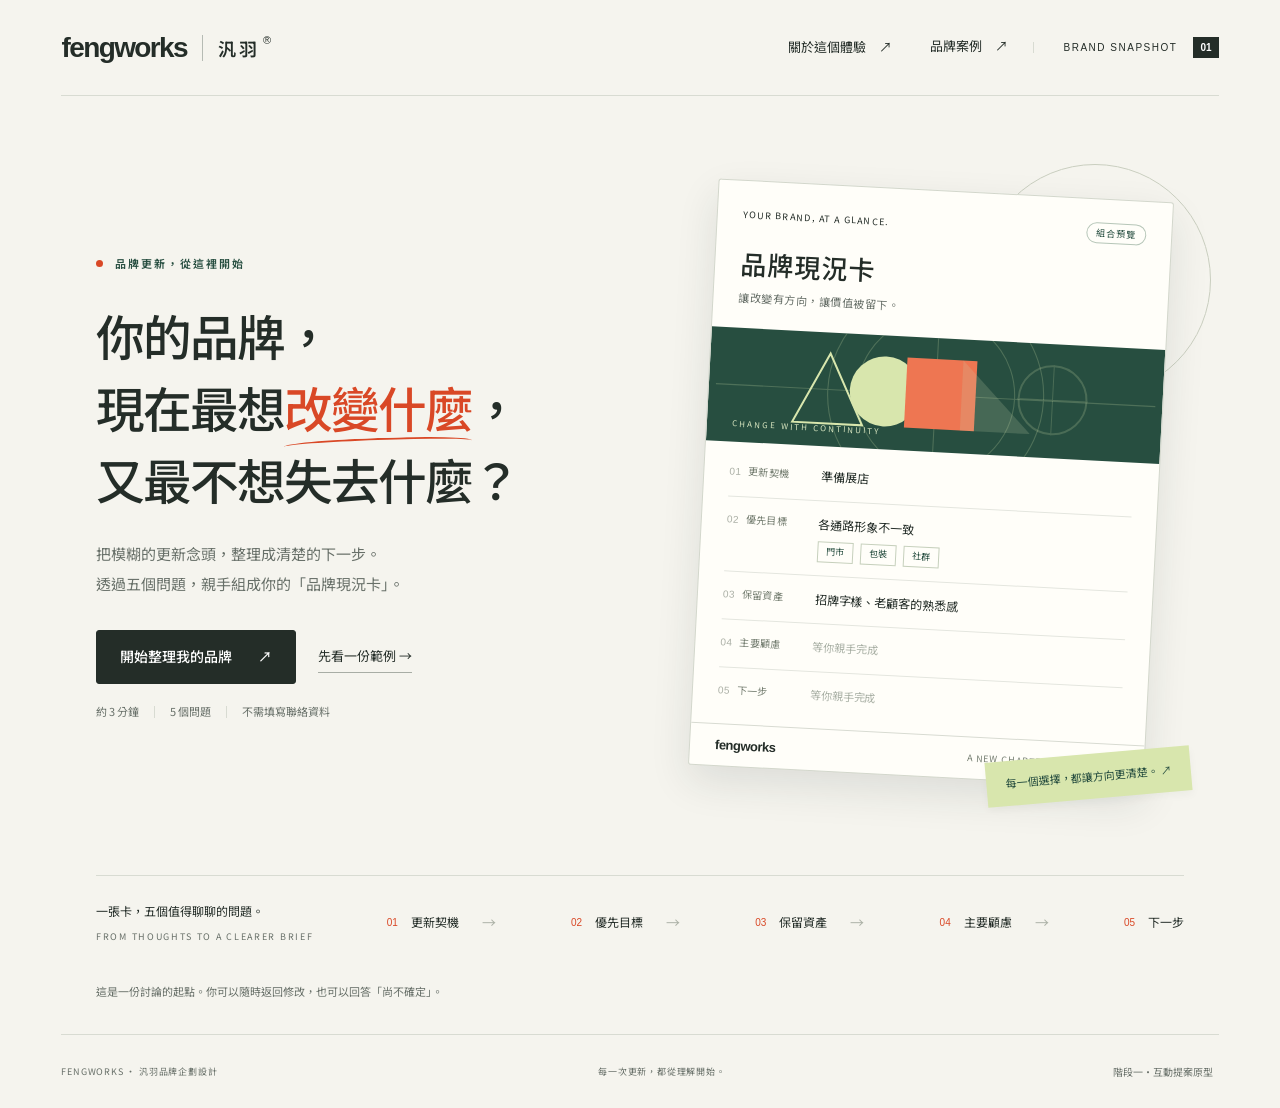
<file: index.html>
<!doctype html>
<html lang="zh-Hant">
<head>
  <meta charset="UTF-8"><meta name="viewport" content="width=device-width, initial-scale=1">
  <meta name="theme-color" content="#f5f4ee">
  <title>品牌現況卡｜汎羽 Fengworks</title>
  <meta name="description" content="你的品牌，現在最想改變什麼，又最不想失去什麼？用五個問題，整理一份能帶去討論的品牌更新需求。汎羽互動提案原型。">
  <link rel="icon" href="data:image/svg+xml,%3Csvg xmlns='http://www.w3.org/2000/svg' viewBox='0 0 40 40'%3E%3Crect width='40' height='40' rx='8' fill='%23ec5936'/%3E%3Cpath d='M10 29V11h21v5H16v4h12v5H16v4' fill='white'/%3E%3C/svg%3E">
  <link rel="stylesheet" href="style.css"><script defer src="app.js"></script>
</head>
<body>
  <a class="skip" href="#main">跳至主要內容</a>
  <header class="site-header">
    <a class="wordmark" href="#" aria-label="汎羽 Fengworks 品牌現況卡首頁">fengworks<span>汎羽</span><i aria-hidden="true">®</i></a>
    <nav aria-label="主選單"><button data-action="about">關於這個體驗 <span>↗</span></button><a href="https://www.fengworks.com/works/" target="_blank" rel="noopener">品牌案例 <span>↗</span></a></nav>
    <span class="edition">BRAND SNAPSHOT <b>01</b></span>
  </header>
  <main id="main" tabindex="-1"></main>
  <footer><span>FENGWORKS · 汎羽品牌企劃設計</span><span>每一次更新，都從理解開始。</span><button data-action="about">階段一・互動提案原型</button></footer>
  <div class="toast" role="status" aria-live="polite" id="toast"></div>
  <dialog id="modal" aria-labelledby="modal-title"><div id="modal-content"></div><button class="modal-close" aria-label="關閉視窗" data-action="close">×</button></dialog>
</body>
</html>
</file>
<file: style.css>
@import url('https://fonts.googleapis.com/css2?family=Noto+Sans+TC:wght@400;500;600;700;800&family=Noto+Serif+TC:wght@500;600&display=swap');
:root{--paper:#f5f4ee;--ink:#242d28;--muted:#687069;--line:#d8dbd2;--orange:#d94826;--orange-light:#fce6d9;--green:#274e40;--lime:#d8e6ad;--white:#fffef9;--font:'Noto Sans TC','Microsoft JhengHei',sans-serif}
*{box-sizing:border-box}html{scroll-behavior:smooth}body{margin:0;background:var(--paper);color:var(--ink);font-family:var(--font);font-size:15px;line-height:1.7}button,input,textarea{font:inherit}button,a,input,textarea{ -webkit-tap-highlight-color:transparent}button,a{touch-action:manipulation}button{cursor:pointer;color:inherit}a{color:inherit;text-decoration:none}button{border:0;background:none}button:disabled{cursor:not-allowed;opacity:.45}button:focus-visible,a:focus-visible,input:focus-visible,textarea:focus-visible{outline:3px solid var(--orange);outline-offset:5px}h1,h2,h3,p{margin:0}button,a{transition:background .18s,transform .18s,color .18s}a:hover{color:var(--orange)}.site-header{height:96px;margin:0 4.8%;border-bottom:1px solid var(--line);display:flex;align-items:center;justify-content:space-between;gap:25px}.wordmark{font:bold 28px/1 Arial,sans-serif;letter-spacing:-1.6px;display:flex;align-items:center;gap:15px}.wordmark span{font:600 18px var(--font);letter-spacing:3px;border-left:1px solid #b6bbb4;padding-left:15px}.wordmark i{font:11px Arial;align-self:flex-start;margin-left:-12px}.site-header nav{display:flex;gap:32px;margin-left:auto;font-size:13px}.site-header nav span{margin-left:10px}.edition{font:10px Arial,sans-serif;letter-spacing:1.5px;border-left:1px solid var(--line);padding-left:30px}.edition b{background:var(--ink);color:white;margin-left:12px;padding:5px 7px;letter-spacing:0}.skip{position:fixed;top:-100px;z-index:30;padding:14px;background:white}.skip:focus{top:0}main{max-width:1440px;min-height:calc(100vh - 170px);margin:auto;outline:none}.landing{display:grid;grid-template-columns:1.05fr 1fr;padding:72px 7.5% 68px;gap:50px;align-items:center}.eyebrow{font-size:11px;letter-spacing:2px;display:flex;gap:12px;align-items:center;color:var(--green);font-weight:600}.eyebrow .dot{width:7px;height:7px;background:var(--orange);border-radius:50%}.intro h1{font-size:clamp(36px,3.8vw,56px);line-height:1.48;letter-spacing:-2px;font-weight:500;margin:28px 0 23px}.intro h1 em{font-style:normal;color:var(--orange);position:relative;white-space:nowrap}.intro h1 em:after{content:'';position:absolute;bottom:-7px;left:0;width:100%;height:9px;border-top:2px solid var(--orange);border-radius:50%;transform:rotate(-2deg)}.intro .lead{font-size:15px;line-height:1.95;color:var(--muted);max-width:380px}.intro .actions{margin:32px 0 18px;display:flex;align-items:center;gap:22px;flex-wrap:wrap}.btn{border:1px solid var(--ink);padding:14px 23px;display:inline-flex;justify-content:center;gap:26px;align-items:center;font-weight:500;font-size:14px;min-height:50px;border-radius:3px}.btn.primary{background:var(--ink);color:white}.btn.primary:hover{background:var(--green);transform:translateY(-2px)}.btn.orange{background:var(--orange);border-color:var(--orange);color:white}.btn.secondary{background:transparent}.btn.secondary:hover{background:#e9ebe2}.text-btn{font-size:13px;border-bottom:1px solid #a8ada5;padding:5px 0}.micro{font-size:11px;color:var(--muted);line-height:1.8}.mini-meta{display:flex;align-items:center;gap:15px}.mini-meta i{height:12px;width:1px;background:var(--line)}.preview-stage{position:relative;padding:22px 22px 30px;max-width:500px;width:100%;margin:auto}.preview-stage:before{content:'';position:absolute;inset:65px -26px 30px;background-image:radial-gradient(#b2b9a9 .7px,transparent .7px);background-size:14px 14px;z-index:-1}.preview-stage:after{content:'';position:absolute;width:230px;height:230px;border:1px solid #c9cebf;border-radius:50%;top:-4px;right:-30px;z-index:-1}.floating-note{position:absolute;right:-10px;bottom:8px;background:var(--lime);color:var(--green);padding:13px 19px;font-size:11px;transform:rotate(-5deg);box-shadow:0 4px 8px #152a1e0a}.snapshot{background:var(--white);border:1px solid #d3d7cc;box-shadow:0 16px 40px #1c32291c;overflow:hidden;border-radius:3px;position:relative}.landing .snapshot{transform:rotate(3deg)}.card-top{display:flex;justify-content:space-between;align-items:center;padding:23px 25px 16px;font-size:9px;letter-spacing:1.3px}.card-top .card-badge{color:var(--green);border:1px solid #b6c6b8;border-radius:20px;padding:2px 9px;letter-spacing:1px}.card-title{padding:0 25px 21px;font-size:26px;font-weight:500;letter-spacing:1px}.card-title small{font-size:11px;font-weight:400;display:block;color:var(--muted);letter-spacing:.5px;margin-top:3px}.card-art{height:114px;background:var(--green);position:relative;display:flex;align-items:center;justify-content:center;overflow:hidden;gap:0}.card-art svg{height:100%;width:100%}.card-art .art-label{position:absolute;bottom:12px;left:25px;font-size:8px;letter-spacing:2px;color:#d7e5bf}.card-rows{padding:7px 25px 8px}.card-row{display:grid;grid-template-columns:82px 1fr;gap:10px;padding:13px 0;border-bottom:1px solid #e4e6df;align-items:start;font-size:12px;min-height:48px}.card-row:last-child{border:0}.row-label{color:#747d70;font-size:10px;letter-spacing:.4px}.row-label i{font:10px Arial;margin-right:7px;opacity:.6}.row-value{line-height:1.65}.row-value.empty{color:#a8afa4;font-size:11px}.card-bottom{padding:13px 25px;border-top:1px solid var(--line);display:flex;justify-content:space-between;align-items:center;font-size:9px;letter-spacing:1px;color:#747d70}.card-bottom strong{font:bold 13px Arial;letter-spacing:-.5px;color:var(--ink)}.journey{margin:0 7.5% 38px;display:grid;grid-template-columns:1fr 3fr;border-top:1px solid var(--line);padding-top:25px;gap:25px}.journey-label{font-size:12px}.journey-label small{display:block;font-size:9px;letter-spacing:1.7px;color:var(--muted);margin-top:7px}.journey ol{padding:0;margin:0;list-style:none;display:flex;justify-content:space-between}.journey li{font-size:12px;display:flex;gap:13px;align-items:center}.journey li span{font:10px Arial;color:var(--orange)}.journey li:not(:last-child):after{content:'→';font-size:14px;color:#abb0a5;margin-left:10px}.quiet-note{margin:0 7.5% 34px;font-size:11px;color:var(--muted)}footer{margin:0 4.8%;border-top:1px solid var(--line);min-height:74px;display:flex;justify-content:space-between;align-items:center;gap:20px;font-size:9px;color:var(--muted);letter-spacing:.8px}footer button{font-size:10px;color:var(--muted)}.workspace{padding:36px 7.5% 50px}.workspace-top{display:flex;justify-content:space-between;align-items:center;margin-bottom:28px;font-size:11px;color:var(--muted)}.workspace-top button{font-size:12px}.steps{display:flex;gap:8px;list-style:none;padding:0;margin:0 0 37px}.steps li{flex:1}.step-button{width:100%;text-align:left;padding:12px 0;border-top:2px solid #d4d9ce;font-size:11px;color:#737b70}.step-button b{font:11px Arial;margin-right:12px}.step-button.active{border-color:var(--orange);color:var(--orange)}.step-button.done{border-color:var(--green);color:var(--green)}.form-layout{display:grid;grid-template-columns:1.12fr 1fr;gap:80px;align-items:start}.step-counter{font:11px Arial;letter-spacing:2px;color:var(--orange);margin-bottom:18px}.question h1{font-size:29px;font-weight:500;line-height:1.55;letter-spacing:-.7px;margin:0 0 12px}.question .hint{font-size:12px;line-height:1.9;color:var(--muted);margin-bottom:23px}.options{display:grid;grid-template-columns:1fr 1fr;gap:10px}.option{border:1px solid #cdd3c7;background:#fffef966;min-height:69px;padding:13px 15px;text-align:left;font-size:13px;line-height:1.6;display:flex;align-items:center;gap:12px;border-radius:3px}.option:hover{background:#e9ede1;border-color:#9eac9a}.option.selected{background:#e6eddc;border-color:var(--green)}.selector{width:16px;height:16px;border:1px solid #abb5a2;border-radius:50%;flex-shrink:0;display:grid;place-items:center;color:white;font-size:10px}.option.selected .selector{background:var(--green);border-color:var(--green)}.option.multi .selector{border-radius:3px}.supplement{margin-top:17px;font-size:12px}.supplement summary{cursor:pointer;color:var(--muted);padding:5px 0}.supplement label{display:block;margin:10px 0 6px}.supplement textarea,dialog textarea,.name-input{width:100%;border:1px solid #c4ccbc;border-radius:3px;background:var(--white);padding:12px;color:var(--ink);resize:vertical;font-size:13px}.supplement textarea{min-height:80px}.count{display:block;text-align:right;color:var(--muted);font-size:10px}.question-nav{display:flex;justify-content:space-between;gap:18px;align-items:center;margin-top:25px;padding-top:20px;border-top:1px solid var(--line)}.back{font-size:12px;padding:12px 0}.preview-panel{position:sticky;top:20px;max-width:440px;width:100%;justify-self:end}.preview-caption{display:flex;justify-content:space-between;font-size:10px;color:var(--muted);letter-spacing:1px;margin-bottom:12px}.preview-caption b{color:var(--green);font-weight:400}.preview-panel .snapshot{box-shadow:0 10px 30px #1c322910}.preview-panel .card-art{height:91px}.preview-panel .card-row{padding:12px 0}.context-note{margin-top:17px;font-size:11px;color:var(--muted);line-height:1.8;display:flex;gap:10px}.context-note span{color:var(--orange)}.touchpoints{display:flex;gap:7px;margin-top:7px}.touchpoints span{font-size:9px;border:1px solid #c6d0bc;color:var(--green);padding:2px 8px}.result{padding:42px 7.5% 55px}.result-intro{display:flex;justify-content:space-between;align-items:flex-start;gap:20px;border-bottom:1px solid var(--line);padding-bottom:28px;margin-bottom:33px}.result-intro h1{font-size:34px;font-weight:500;line-height:1.5;margin:12px 0}.result-intro p{font-size:13px;color:var(--muted)}.result-actions{display:flex;gap:8px;flex-wrap:wrap;justify-content:flex-end;max-width:320px;padding-top:20px}.result-actions .btn{font-size:12px;padding:10px 15px;min-height:43px;gap:12px}.result-layout{display:grid;grid-template-columns:1.05fr 1fr;gap:58px;align-items:start}.result-layout .preview-panel{max-width:none;position:static;grid-column:2;grid-row:1}.summary-heading{font-size:11px;letter-spacing:1.5px;color:var(--orange);margin-bottom:14px}.summary-title{font-size:23px;font-weight:500;line-height:1.6;margin-bottom:18px}.summary-block{padding:19px 0;border-top:1px solid var(--line)}.summary-block h3{font-size:12px;margin-bottom:8px;color:var(--green);font-weight:500}.summary-block p{font-size:14px;line-height:1.95}.summary-block.highlight{background:#e7ecde;border:0;padding:22px;margin:6px 0 12px;border-left:3px solid var(--green)}.summary-block small{display:block;font-size:10px;color:var(--muted);line-height:1.9;margin-top:8px}.name-field{margin-top:21px;display:flex;align-items:center;gap:12px;font-size:11px}.name-input{flex:1;min-width:0;padding:9px}.result-note{font-size:10px;color:var(--muted);line-height:1.8;margin-top:15px}.cases{margin-top:48px;border-top:1px solid var(--line);padding-top:28px}.section-heading{display:flex;justify-content:space-between;align-items:center;gap:20px;margin-bottom:20px}.section-heading h2{font-size:20px;font-weight:500}.section-heading span{font-size:10px;color:var(--muted)}.case-grid{display:grid;grid-template-columns:repeat(3,1fr);gap:22px}.case-link{display:block}.case-visual{height:157px;position:relative;overflow:hidden;display:flex;align-items:center;justify-content:center;gap:8px;background:#e9e7dc}.case-visual .case-type{position:absolute;top:13px;left:15px;font-size:9px;letter-spacing:1px}.case-visual .case-arrow{position:absolute;bottom:10px;right:16px;font-size:20px}.case-visual.bakery{background:#eac6a4;color:#294e38}.case-visual.milk{background:#dbe6d8;color:#345a42}.case-visual.caliway{background:#dce7eb;color:#356481}.case-initial{font:500 56px 'Noto Serif TC',serif;letter-spacing:4px}.case-visual:before{content:'';position:absolute;width:110px;height:110px;border:1px solid currentColor;border-radius:50%;opacity:.18;right:32px}.case-link h3{font-size:14px;font-weight:500;margin-top:13px;display:flex;justify-content:space-between}.case-link p{font-size:11px;color:var(--muted);line-height:1.85;margin-top:5px}.case-link .reason{font-size:10px;color:var(--green);margin-top:8px}.case-link:hover .case-visual{transform:translateY(-3px)}.case-visual{transition:transform .2s}.consult{margin-top:32px;background:var(--green);color:var(--white);padding:28px 30px;display:flex;align-items:center;justify-content:space-between;gap:25px}.consult h2{font-size:20px;font-weight:500;margin-bottom:7px}.consult p{font-size:12px;color:#d4e0ce}.consult .btn{background:var(--lime);border-color:var(--lime);color:var(--green);flex-shrink:0}.result-end{display:flex;justify-content:space-between;align-items:center;margin-top:23px;font-size:11px;color:var(--muted)}dialog{border:1px solid var(--line);background:var(--paper);color:var(--ink);padding:42px;max-width:580px;width:calc(100% - 32px);max-height:85vh;border-radius:5px;box-shadow:0 25px 70px #19291d33}dialog::backdrop{background:#1d2d2566;backdrop-filter:blur(4px)}.modal-close{position:absolute;right:14px;top:8px;font-size:27px;padding:0 8px}dialog h2{font-size:25px;font-weight:500;margin-bottom:17px}dialog h3{font-size:14px;margin:21px 0 7px}dialog p,dialog li{font-size:13px;color:var(--muted);line-height:1.95}dialog ul{padding-left:18px}dialog a:not(.btn){text-decoration:underline}dialog .btn{margin-top:20px}dialog textarea{height:210px;margin-top:12px}dialog .modal-links{display:flex;gap:10px;flex-wrap:wrap}.toast{position:fixed;bottom:26px;left:50%;transform:translate(-50%,20px);background:var(--ink);color:white;box-shadow:0 8px 20px #0002;padding:11px 21px;border-radius:3px;font-size:12px;opacity:0;pointer-events:none;transition:.2s;z-index:50;max-width:90vw}.toast.visible{opacity:1;transform:translate(-50%,0)}.fade-in{animation:appear .35s ease both}@keyframes appear{from{opacity:0;transform:translateY(8px)}to{opacity:1;transform:translateY(0)}}
@media(min-width:1450px){.landing{padding-top:95px;padding-bottom:90px}.intro h1{font-size:56px}}
@media(max-width:1050px){.landing{gap:25px;padding:55px 6%}.intro h1{font-size:39px}.preview-stage{padding:15px}.preview-stage:after{right:-10px}.form-layout{gap:35px}.workspace,.result{padding-left:6%;padding-right:6%}.journey{margin-left:6%;margin-right:6%;grid-template-columns:1fr}.result-layout{gap:30px}.card-rows{padding-left:20px;padding-right:20px}.edition{display:none}.result-intro h1{font-size:28px}.options{gap:8px}.option{padding:11px;font-size:12px}}
@media(max-width:750px){.site-header{height:78px;margin:0 6%}.wordmark{font-size:23px;gap:10px}.wordmark span{font-size:15px;padding-left:10px}.site-header nav{gap:12px;font-size:11px}.site-header nav button{font-size:11px}.site-header nav a{display:none}.site-header nav span{margin-left:3px}.landing{grid-template-columns:1fr;padding:39px 7% 36px;gap:40px}.intro h1{font-size:39px;line-height:1.5;margin:20px 0}.intro .lead{font-size:13px;max-width:350px}.intro .actions{margin-top:24px}.preview-stage{max-width:390px;padding:10px 19px 26px}.preview-stage:before{inset:40px 0 25px}.preview-stage:after{right:0}.floating-note{right:0}.journey{margin:0 7% 25px;padding-top:20px;gap:15px}.journey-label small{display:none}.journey ol{gap:10px;flex-wrap:wrap}.journey li{font-size:10px;gap:5px}.journey li:not(:last-child):after{margin-left:2px;font-size:10px}.quiet-note{margin:0 7% 28px}footer{margin:0 6%;font-size:8px;min-height:90px;gap:10px;flex-wrap:wrap;padding:20px 0}footer>span:nth-child(2){display:none}.workspace{padding:23px 6% 35px}.workspace-top{margin-bottom:18px}.steps{gap:6px;margin-bottom:27px}.step-button{font-size:9px;padding:10px 0}.step-button b{display:block;font-size:10px;margin:0 0 5px}.form-layout{grid-template-columns:1fr;gap:28px}.question h1{font-size:26px}.question .hint{font-size:11px}.option{min-height:65px;font-size:12px}.question-nav{margin-top:20px}.preview-panel{position:static;max-width:none;width:100%}.preview-panel .card-art{height:80px}.card-top{padding-top:18px}.card-title{font-size:23px}.preview-caption{font-size:10px}.result{padding:30px 6%}.result-intro{display:block;padding-bottom:24px;margin-bottom:26px}.result-intro h1{font-size:27px}.result-intro p{font-size:12px}.result-actions{justify-content:flex-start;padding-top:18px;max-width:none}.result-layout{grid-template-columns:1fr;gap:30px}.result-layout .preview-panel{grid-column:1;grid-row:2}.summary-title{font-size:22px}.summary-block p{font-size:13px}.cases{margin-top:33px}.section-heading{align-items:start}.section-heading h2{font-size:18px}.section-heading span{max-width:140px;font-size:9px;text-align:right}.case-grid{grid-template-columns:1fr;gap:24px}.case-link{display:grid;grid-template-columns:110px 1fr;gap:0 16px}.case-visual{height:110px;grid-column:1;grid-row:1/4}.case-type{display:none}.case-initial{font-size:30px;letter-spacing:1px}.case-link h3{margin-top:0;font-size:13px}.case-link p{font-size:10px;margin-top:4px}.case-link .reason{font-size:10px;margin-top:5px}.case-visual:before{width:70px;height:70px;right:10px}.case-visual .case-arrow{font-size:15px;bottom:2px;right:8px}.consult{display:block;padding:24px}.consult h2{font-size:18px}.consult .btn{margin-top:18px}.result-end{font-size:9px;gap:10px}dialog{padding:34px 24px}.eyebrow{font-size:10px;letter-spacing:1.6px}}
@media(prefers-reduced-motion:reduce){*,*:before,*:after{animation:none!important;transition:none!important;scroll-behavior:auto!important}}
.result-intro h1{text-wrap:balance}.card-title{overflow-wrap:anywhere}
@media print{body{background:white;font-size:12px}.site-header{height:60px}nav,.edition,footer,.result-actions,.consult,.result-end,.name-field,.cases,.toast,dialog{display:none!important}.result{padding:20px 0}.result-intro{margin-bottom:20px;padding-bottom:15px}.result-layout{grid-template-columns:1fr 1fr;gap:25px}.result-layout .preview-panel{grid-column:2;grid-row:1}.snapshot{box-shadow:none;break-inside:avoid}.summary-block{padding:12px 0;break-inside:avoid}.card-art,.summary-block.highlight{-webkit-print-color-adjust:exact;print-color-adjust:exact}.result-intro h1{font-size:25px}.summary-title{font-size:20px}.summary-block p{font-size:12px}.card-row{font-size:11px}.context-note{font-size:9px}}
</file>
